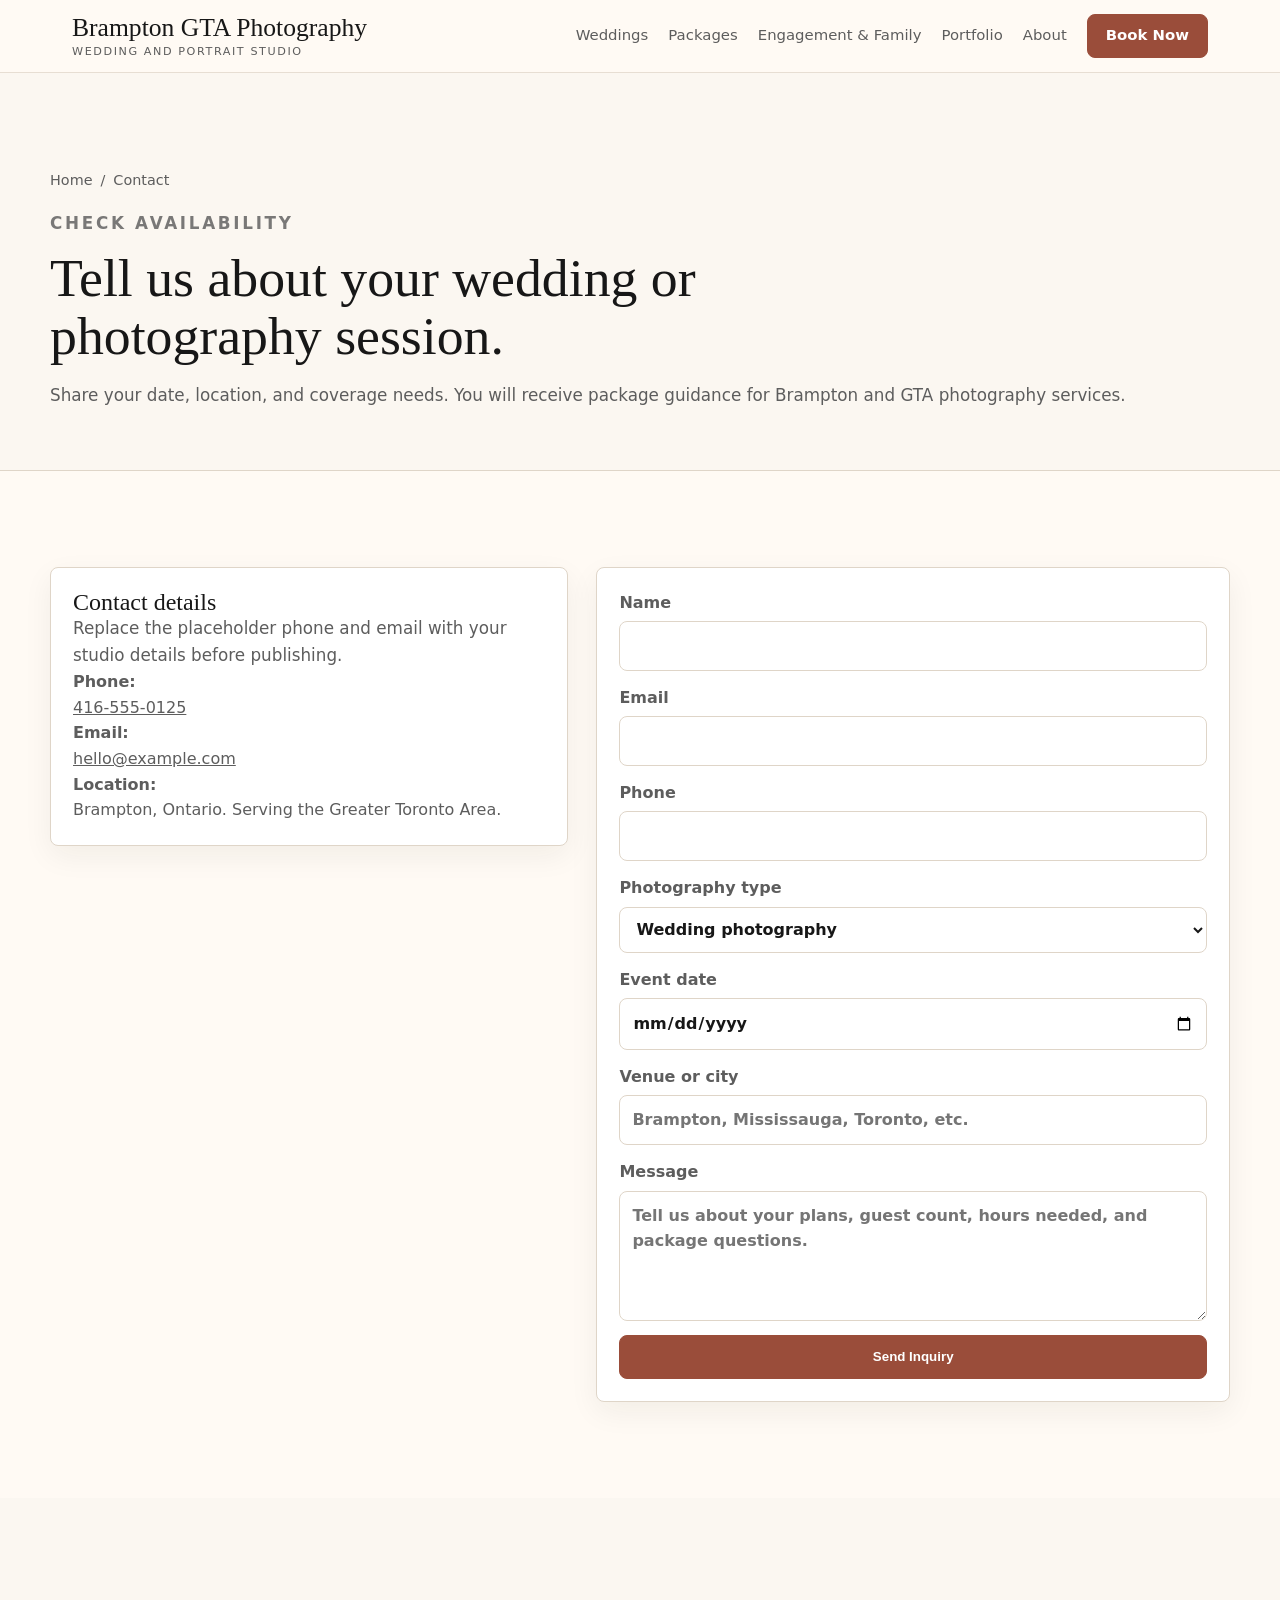
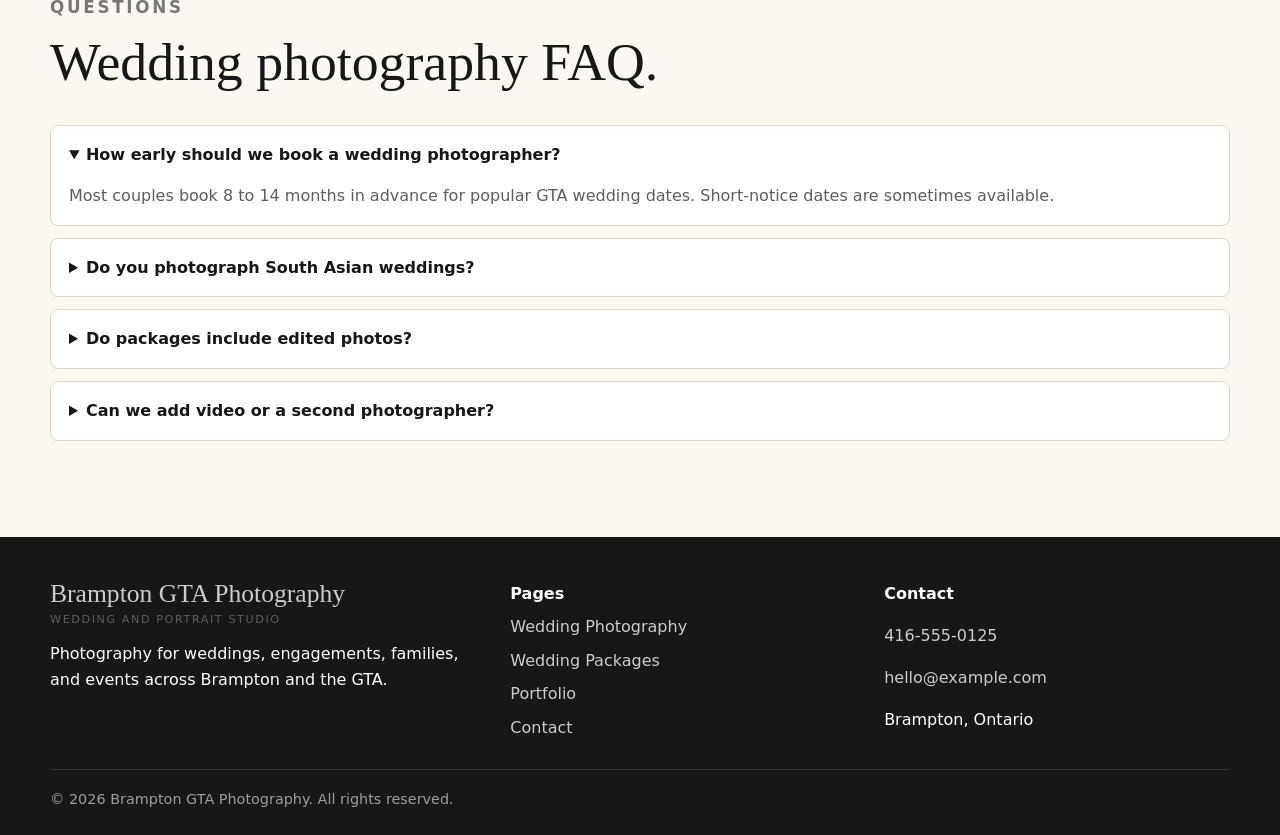
<file: contact.html>
<!doctype html>
<html lang="en-CA">
  <head>
    <meta charset="utf-8">
    <meta name="viewport" content="width=device-width, initial-scale=1">
    <title>Contact Brampton Wedding Photographer | Check Availability</title>
    <meta name="description" content="Contact a Brampton and GTA photographer for wedding photography packages, engagement photos, family portraits, events, and custom photography quotes.">
    <link rel="canonical" href="https://example.com/contact.html">
    <link rel="stylesheet" href="css/styles.css">
  </head>
  <body>
    <header class="site-header">
      <nav class="nav" aria-label="Main navigation">
        <a class="brand" href="index.html">Brampton GTA Photography<span>Wedding and portrait studio</span></a>
        <button class="nav-toggle" type="button" aria-label="Open menu" aria-expanded="false"><svg viewBox="0 0 24 24" aria-hidden="true"><path d="M4 7h16M4 12h16M4 17h16" fill="none" stroke="currentColor" stroke-width="2" stroke-linecap="round"/></svg></button>
        <div class="nav-links">
          <a href="weddings.html">Weddings</a><a href="packages.html">Packages</a><a href="engagement-family.html">Engagement & Family</a><a href="portfolio.html">Portfolio</a><a href="about.html">About</a><a class="btn" href="contact.html" aria-current="page">Book Now</a>
        </div>
      </nav>
    </header>
    <main>
      <section class="page-hero">
        <div class="page-title">
          <div class="breadcrumbs"><a href="index.html">Home</a><span>/</span><span>Contact</span></div>
          <p class="eyebrow">Check availability</p>
          <h1>Tell us about your wedding or photography session.</h1>
          <p>Share your date, location, and coverage needs. You will receive package guidance for Brampton and GTA photography services.</p>
        </div>
      </section>

      <section class="section">
        <div class="wrap contact-panel">
          <aside class="card">
            <div class="card-body">
              <h2>Contact details</h2>
              <p class="lead">Replace the placeholder phone and email with your studio details before publishing.</p>
              <p><strong>Phone:</strong><br><a href="tel:+14165550125">416-555-0125</a></p>
              <p><strong>Email:</strong><br><a href="mailto:hello@example.com">hello@example.com</a></p>
              <p><strong>Location:</strong><br>Brampton, Ontario. Serving the Greater Toronto Area.</p>
            </div>
          </aside>
          <form class="card card-body" action="mailto:hello@example.com" method="post" enctype="text/plain">
            <label>Name<input name="name" autocomplete="name" required></label>
            <label>Email<input name="email" type="email" autocomplete="email" required></label>
            <label>Phone<input name="phone" type="tel" autocomplete="tel"></label>
            <label>Photography type
              <select name="service">
                <option>Wedding photography</option>
                <option>Engagement session</option>
                <option>Family portraits</option>
                <option>Event photography</option>
                <option>Business portraits</option>
              </select>
            </label>
            <label>Event date<input name="date" type="date"></label>
            <label>Venue or city<input name="location" placeholder="Brampton, Mississauga, Toronto, etc."></label>
            <label>Message<textarea name="message" placeholder="Tell us about your plans, guest count, hours needed, and package questions."></textarea></label>
            <button class="btn" type="submit">Send Inquiry</button>
          </form>
        </div>
      </section>

      <section class="section alt">
        <div class="wrap">
          <div class="section-head">
            <div><p class="eyebrow">Questions</p><h2>Wedding photography FAQ.</h2></div>
          </div>
          <div class="faq">
            <details open><summary>How early should we book a wedding photographer?</summary><p>Most couples book 8 to 14 months in advance for popular GTA wedding dates. Short-notice dates are sometimes available.</p></details>
            <details><summary>Do you photograph South Asian weddings?</summary><p>Yes. Multi-day wedding coverage can include mehndi, sangeet, maiyan, ceremony, reception, family portraits, and couple portraits.</p></details>
            <details><summary>Do packages include edited photos?</summary><p>Yes. Packages include professionally edited high-resolution images delivered through a private online gallery.</p></details>
            <details><summary>Can we add video or a second photographer?</summary><p>Yes. Video, second photographer coverage, albums, and additional hours can be added to most wedding packages.</p></details>
          </div>
        </div>
      </section>
    </main>
    <footer class="site-footer">
      <div class="footer-grid">
        <div><a class="brand" href="index.html">Brampton GTA Photography<span>Wedding and portrait studio</span></a><p>Photography for weddings, engagements, families, and events across Brampton and the GTA.</p></div>
        <div class="footer-links"><strong>Pages</strong><a href="weddings.html">Wedding Photography</a><a href="packages.html">Wedding Packages</a><a href="portfolio.html">Portfolio</a><a href="contact.html">Contact</a></div>
        <div class="footer-links"><strong>Contact</strong><a href="tel:+14165550125">416-555-0125</a><a href="mailto:hello@example.com">hello@example.com</a><span>Brampton, Ontario</span></div>
      </div>
      <p class="copyright">&copy; <span data-year></span> Brampton GTA Photography. All rights reserved.</p>
    </footer>
    <script src="js/main.js"></script>
  </body>
</html>
</file>
<file: css/styles.css>
:root {
  --ink: #171717;
  --muted: #5d5d5d;
  --soft: #f6f1ea;
  --paper: #fffaf4;
  --line: #dfd5c8;
  --accent: #9a4d3a;
  --accent-strong: #743324;
  --sage: #697861;
  --cream: #fbf7f1;
  --white: #ffffff;
  --shadow: 0 18px 45px rgba(31, 26, 22, 0.12);
  --radius: 8px;
  font-family: Inter, ui-sans-serif, system-ui, -apple-system, BlinkMacSystemFont, "Segoe UI", sans-serif;
}

* {
  box-sizing: border-box;
}

html {
  scroll-behavior: smooth;
}

body {
  margin: 0;
  color: var(--ink);
  background: var(--paper);
  line-height: 1.6;
}

img {
  display: block;
  width: 100%;
  height: auto;
}

a {
  color: inherit;
}

.site-header {
  position: sticky;
  top: 0;
  z-index: 10;
  background: rgba(255, 250, 244, 0.94);
  border-bottom: 1px solid rgba(223, 213, 200, 0.75);
  backdrop-filter: blur(14px);
}

.nav {
  max-width: 1180px;
  margin: 0 auto;
  padding: 14px 22px;
  display: flex;
  align-items: center;
  justify-content: space-between;
  gap: 22px;
}

.brand {
  text-decoration: none;
  font-family: Georgia, "Times New Roman", serif;
  font-size: clamp(1.25rem, 2vw, 1.7rem);
  letter-spacing: 0;
  line-height: 1;
}

.brand span {
  display: block;
  font-family: Inter, ui-sans-serif, system-ui, sans-serif;
  font-size: 0.7rem;
  color: var(--muted);
  text-transform: uppercase;
  letter-spacing: 0.14em;
  margin-top: 5px;
}

.nav-toggle {
  display: none;
  width: 42px;
  height: 42px;
  border: 1px solid var(--line);
  background: var(--white);
  border-radius: var(--radius);
  align-items: center;
  justify-content: center;
  cursor: pointer;
}

.nav-toggle svg {
  width: 22px;
  height: 22px;
}

.nav-links {
  display: flex;
  align-items: center;
  gap: 20px;
  font-size: 0.93rem;
}

.nav-links a {
  text-decoration: none;
  color: var(--muted);
}

.nav-links a.btn {
  color: var(--white);
}

.nav-links a:hover,
.nav-links a[aria-current="page"] {
  color: var(--ink);
}

.nav-links a.btn:hover,
.nav-links a.btn[aria-current="page"] {
  color: var(--white);
}

.btn {
  display: inline-flex;
  align-items: center;
  justify-content: center;
  min-height: 44px;
  padding: 11px 18px;
  border-radius: var(--radius);
  background: var(--accent);
  color: var(--white);
  text-decoration: none;
  border: 1px solid var(--accent);
  font-weight: 700;
  line-height: 1.2;
  transition: transform 180ms ease, background-color 180ms ease, border-color 180ms ease, color 180ms ease, box-shadow 180ms ease;
}

.btn:hover {
  background: var(--accent-strong);
  border-color: var(--accent-strong);
  transform: translateY(-2px);
  box-shadow: 0 12px 26px rgba(116, 51, 36, 0.24);
}

.btn.secondary {
  background: transparent;
  color: var(--ink);
  border-color: var(--line);
}

.btn.secondary:hover {
  border-color: var(--accent);
  color: var(--accent-strong);
}

.hero .btn.secondary,
.cta .btn.secondary {
  background: rgba(255, 255, 255, 0.1);
  color: var(--white);
  border-color: rgba(255, 255, 255, 0.78);
}

.hero .btn.secondary:hover,
.cta .btn.secondary:hover {
  background: var(--white);
  color: var(--accent-strong);
  border-color: var(--white);
}

.btn:focus-visible,
.nav-toggle:focus-visible,
input:focus-visible,
select:focus-visible,
textarea:focus-visible {
  outline: 3px solid rgba(154, 77, 58, 0.36);
  outline-offset: 3px;
}

.hero {
  --hero-parallax: 0px;
  position: relative;
  overflow: hidden;
  min-height: calc(100vh - 78px);
  display: grid;
  align-items: end;
  color: var(--white);
  background: #15100d;
}

.hero::before,
.hero::after {
  content: "";
  position: absolute;
  inset: 0;
  pointer-events: none;
}

.hero::before {
  background: var(--hero-image) center / cover no-repeat;
  transform: scale(1.08) translateY(var(--hero-parallax));
  animation: heroDrift 18s cubic-bezier(0.16, 1, 0.3, 1) forwards;
  transition: transform 90ms linear;
}

.hero::after {
  background:
    radial-gradient(circle at 78% 22%, rgba(255, 255, 255, 0.14), transparent 26%),
    linear-gradient(180deg, rgba(0, 0, 0, 0.22), rgba(18, 12, 9, 0.78));
}

.hero-inner {
  position: relative;
  z-index: 1;
  width: min(1180px, 100%);
  margin: 0 auto;
  padding: clamp(58px, 9vh, 96px) 22px 58px;
  display: grid;
  grid-template-columns: minmax(0, 1fr) minmax(220px, 300px);
  gap: 28px;
  align-items: end;
}

.hero-copy {
  max-width: 880px;
}

.hero-note {
  justify-self: end;
  width: min(100%, 286px);
  padding: 18px;
  border: 1px solid rgba(255, 255, 255, 0.24);
  border-radius: var(--radius);
  background: rgba(255, 250, 244, 0.12);
  box-shadow: 0 24px 70px rgba(0, 0, 0, 0.28);
  backdrop-filter: blur(18px);
  animation: noteFloatIn 980ms cubic-bezier(0.16, 1, 0.3, 1) 420ms both, noteFloat 5s ease-in-out 1.4s infinite;
}

.hero-note span {
  display: inline-flex;
  margin-bottom: 8px;
  color: rgba(255, 255, 255, 0.72);
  font-size: 0.74rem;
  font-weight: 800;
  text-transform: uppercase;
  letter-spacing: 0.13em;
}

.hero-note strong {
  display: block;
  font-family: Georgia, "Times New Roman", serif;
  font-size: clamp(1.65rem, 3vw, 2.25rem);
  line-height: 1;
}

.hero-note p {
  margin: 10px 0 0;
  color: rgba(255, 255, 255, 0.78);
  font-size: 0.95rem;
}

.scroll-cue {
  position: absolute;
  left: 22px;
  bottom: 18px;
  width: 1px;
  height: 54px;
  overflow: hidden;
  background: rgba(255, 255, 255, 0.22);
}

.scroll-cue span {
  display: block;
  width: 100%;
  height: 22px;
  background: var(--white);
  animation: scrollLine 1.8s cubic-bezier(0.76, 0, 0.24, 1) infinite;
}

.eyebrow {
  margin: 0 0 12px;
  color: inherit;
  opacity: 0.82;
  font-size: 0.78rem;
  letter-spacing: 0.16em;
  text-transform: uppercase;
  font-weight: 800;
}

h1,
h2,
h3 {
  line-height: 1.08;
  margin: 0;
}

h1,
h2 {
  font-family: Georgia, "Times New Roman", serif;
  font-weight: 500;
}

h1 {
  max-width: 850px;
  font-size: clamp(2.75rem, 7vw, 6rem);
}

.home-page .hero h1 {
  max-width: 790px;
  font-size: clamp(2.65rem, 5.8vw, 5.15rem);
}

.hero p {
  max-width: 650px;
  margin: 18px 0 0;
  font-size: clamp(1.05rem, 2vw, 1.28rem);
}

.home-page .hero p {
  max-width: 700px;
  font-size: clamp(1rem, 1.45vw, 1.14rem);
}

.hero-actions,
.actions {
  display: flex;
  flex-wrap: wrap;
  gap: 12px;
  margin-top: 28px;
}

.hero-copy .eyebrow,
.hero-copy h1,
.hero-copy > p,
.hero-actions {
  animation: riseIn 900ms cubic-bezier(0.16, 1, 0.3, 1) both;
}

.hero-copy h1 {
  animation-delay: 120ms;
}

.hero-copy > p {
  animation-delay: 230ms;
}

.hero-actions {
  animation-delay: 360ms;
}

.section {
  padding: clamp(58px, 8vw, 96px) 22px;
}

.section.alt {
  background: var(--cream);
}

.wrap {
  max-width: 1180px;
  margin: 0 auto;
}

.section-head {
  display: grid;
  grid-template-columns: minmax(0, 0.85fr) minmax(280px, 0.65fr);
  gap: 34px;
  align-items: end;
  margin-bottom: 34px;
}

.section-head h2,
.page-title h1 {
  font-size: clamp(2rem, 4.2vw, 4rem);
}

.section-head p,
.page-title p,
.lead {
  color: var(--muted);
  font-size: 1.05rem;
}

.grid {
  display: grid;
  grid-template-columns: repeat(3, minmax(0, 1fr));
  gap: 18px;
}

.two-col {
  display: grid;
  grid-template-columns: minmax(0, 1fr) minmax(280px, 0.85fr);
  gap: clamp(28px, 5vw, 64px);
  align-items: center;
}

.card {
  background: var(--white);
  border: 1px solid var(--line);
  border-radius: var(--radius);
  overflow: hidden;
  box-shadow: 0 10px 30px rgba(31, 26, 22, 0.06);
  transition: transform 220ms ease, box-shadow 220ms ease, border-color 220ms ease;
}

.card:hover {
  transform: translateY(-4px);
  border-color: rgba(154, 77, 58, 0.32);
  box-shadow: 0 18px 42px rgba(31, 26, 22, 0.12);
}

.card-body {
  padding: 22px;
}

.card h3 {
  font-size: 1.25rem;
  margin-bottom: 8px;
}

.card p {
  color: var(--muted);
  margin: 0;
}

.service-card img,
.portfolio-tile img {
  aspect-ratio: 4 / 3;
  object-fit: cover;
  transition: transform 700ms ease;
}

.service-card:hover img,
.portfolio-tile:hover img {
  transform: scale(1.04);
}

.portfolio-grid {
  display: grid;
  grid-template-columns: repeat(12, 1fr);
  gap: 14px;
}

.portfolio-tile {
  grid-column: span 4;
  overflow: hidden;
  border-radius: var(--radius);
  background: var(--line);
}

.portfolio-tile.wide {
  grid-column: span 8;
}

.portfolio-tile.tall img {
  aspect-ratio: 3 / 4;
}

.package-list {
  display: grid;
  grid-template-columns: repeat(3, minmax(0, 1fr));
  gap: 18px;
  align-items: stretch;
}

.package {
  position: relative;
  padding: 26px;
}

.package.featured {
  border-color: var(--accent);
  box-shadow: var(--shadow);
}

.tag {
  display: inline-flex;
  margin-bottom: 16px;
  padding: 5px 9px;
  border-radius: 999px;
  background: rgba(105, 120, 97, 0.12);
  color: var(--sage);
  font-size: 0.76rem;
  font-weight: 800;
  text-transform: uppercase;
  letter-spacing: 0.08em;
}

.price {
  font-size: 2rem;
  font-family: Georgia, "Times New Roman", serif;
  margin: 16px 0;
}

.package ul,
.check-list {
  margin: 18px 0 0;
  padding: 0;
  list-style: none;
}

.package li,
.check-list li {
  position: relative;
  padding-left: 24px;
  margin: 10px 0;
  color: var(--muted);
}

.package li::before,
.check-list li::before {
  content: "";
  position: absolute;
  left: 0;
  top: 0.65em;
  width: 8px;
  height: 8px;
  border-radius: 50%;
  background: var(--accent);
}

.page-hero {
  background: var(--cream);
  padding: clamp(58px, 8vw, 96px) 22px 44px;
  border-bottom: 1px solid var(--line);
}

.page-title {
  max-width: 1180px;
  margin: 0 auto;
}

.breadcrumbs {
  display: flex;
  flex-wrap: wrap;
  gap: 8px;
  color: var(--muted);
  font-size: 0.9rem;
  margin-bottom: 18px;
}

.breadcrumbs a {
  text-decoration: none;
}

.image-panel {
  overflow: hidden;
  border-radius: var(--radius);
  box-shadow: var(--shadow);
}

.image-panel img {
  aspect-ratio: 4 / 5;
  object-fit: cover;
}

.split-band {
  background: var(--ink);
  color: var(--white);
}

.split-band .lead {
  color: rgba(255, 255, 255, 0.76);
}

.stats {
  display: grid;
  grid-template-columns: repeat(4, minmax(0, 1fr));
  gap: 16px;
  margin-top: 34px;
}

.stat {
  border-top: 1px solid rgba(255, 255, 255, 0.22);
  padding-top: 18px;
}

.stat strong {
  display: block;
  font-size: clamp(1.8rem, 3vw, 2.65rem);
  font-family: Georgia, "Times New Roman", serif;
}

.stat span {
  color: rgba(255, 255, 255, 0.7);
  font-size: 0.92rem;
}

.reveal {
  opacity: 0;
  transform: translateY(26px) scale(0.985);
  transition: opacity 850ms cubic-bezier(0.16, 1, 0.3, 1), transform 850ms cubic-bezier(0.16, 1, 0.3, 1);
  transition-delay: var(--reveal-delay, 0ms);
}

.reveal.is-visible {
  opacity: 1;
  transform: translateY(0) scale(1);
}

@keyframes heroDrift {
  from {
    transform: scale(1.12) translateY(var(--hero-parallax));
  }

  to {
    transform: scale(1.04) translateY(calc(var(--hero-parallax) - 14px));
  }
}

@keyframes riseIn {
  from {
    opacity: 0;
    transform: translateY(18px);
  }

  to {
    opacity: 1;
    transform: translateY(0);
  }
}

@keyframes noteFloatIn {
  from {
    opacity: 0;
    transform: translateY(24px) scale(0.96);
  }

  to {
    opacity: 1;
    transform: translateY(0) scale(1);
  }
}

@keyframes noteFloat {
  0%,
  100% {
    transform: translateY(0);
  }

  50% {
    transform: translateY(-8px);
  }
}

@keyframes scrollLine {
  0% {
    transform: translateY(-28px);
  }

  100% {
    transform: translateY(62px);
  }
}

.contact-panel {
  display: grid;
  grid-template-columns: 0.9fr 1.1fr;
  gap: 28px;
  align-items: start;
}

form {
  display: grid;
  gap: 14px;
}

label {
  display: grid;
  gap: 6px;
  color: var(--muted);
  font-weight: 700;
}

input,
select,
textarea {
  width: 100%;
  min-height: 46px;
  border: 1px solid var(--line);
  border-radius: var(--radius);
  background: var(--white);
  padding: 11px 12px;
  color: var(--ink);
  font: inherit;
}

textarea {
  min-height: 130px;
  resize: vertical;
}

.faq {
  display: grid;
  gap: 12px;
}

details {
  border: 1px solid var(--line);
  border-radius: var(--radius);
  background: var(--white);
  padding: 16px 18px;
}

summary {
  cursor: pointer;
  font-weight: 800;
}

details p {
  color: var(--muted);
  margin-bottom: 0;
}

.cta {
  background:
    linear-gradient(90deg, rgba(23, 23, 23, 0.88), rgba(23, 23, 23, 0.48)),
    url("https://images.unsplash.com/photo-1523438885200-e635ba2c371e?auto=format&fit=crop&w=1800&q=80") center / cover no-repeat;
  color: var(--white);
}

.cta .lead {
  color: rgba(255, 255, 255, 0.78);
}

.site-footer {
  background: var(--ink);
  color: var(--white);
  padding: 44px 22px 24px;
}

.footer-grid {
  max-width: 1180px;
  margin: 0 auto;
  display: grid;
  grid-template-columns: 1fr 0.8fr 0.8fr;
  gap: 28px;
}

.site-footer a {
  color: rgba(255, 255, 255, 0.78);
  text-decoration: none;
}

.site-footer a:hover {
  color: var(--white);
}

.footer-links {
  display: grid;
  gap: 8px;
}

.copyright {
  max-width: 1180px;
  margin: 28px auto 0;
  padding-top: 18px;
  border-top: 1px solid rgba(255, 255, 255, 0.12);
  color: rgba(255, 255, 255, 0.58);
  font-size: 0.9rem;
}

@media (max-width: 860px) {
  .nav {
    align-items: flex-start;
  }

  .nav-toggle {
    display: inline-flex;
  }

  .nav-links {
    position: absolute;
    top: 100%;
    left: 0;
    right: 0;
    display: none;
    grid-template-columns: 1fr;
    background: var(--paper);
    border-bottom: 1px solid var(--line);
    padding: 16px 22px 22px;
  }

  .nav-links.is-open {
    display: grid;
  }

  .nav-links .btn {
    width: 100%;
  }

  .hero-inner {
    grid-template-columns: 1fr;
  }

  .hero-note {
    justify-self: start;
    width: min(100%, 360px);
  }

  .section-head,
  .two-col,
  .contact-panel,
  .footer-grid {
    grid-template-columns: 1fr;
  }

  .grid,
  .package-list,
  .stats {
    grid-template-columns: 1fr 1fr;
  }

  .portfolio-tile,
  .portfolio-tile.wide {
    grid-column: span 6;
  }
}

@media (max-width: 560px) {
  .hero {
    min-height: 84vh;
  }

  .hero-inner {
    padding-bottom: 74px;
  }

  .hero-note {
    padding: 14px;
  }

  .scroll-cue {
    height: 42px;
  }

  .grid,
  .package-list,
  .stats {
    grid-template-columns: 1fr;
  }

  .portfolio-grid {
    grid-template-columns: 1fr;
  }

  .portfolio-tile,
  .portfolio-tile.wide {
    grid-column: auto;
  }

  .hero-actions,
  .actions {
    display: grid;
  }

  .btn {
    width: 100%;
  }
}

@media (prefers-reduced-motion: reduce) {
  *,
  *::before,
  *::after {
    animation-duration: 0.01ms !important;
    animation-iteration-count: 1 !important;
    scroll-behavior: auto !important;
    transition-duration: 0.01ms !important;
  }

  .reveal {
    opacity: 1;
    transform: none;
  }
}
</file>
